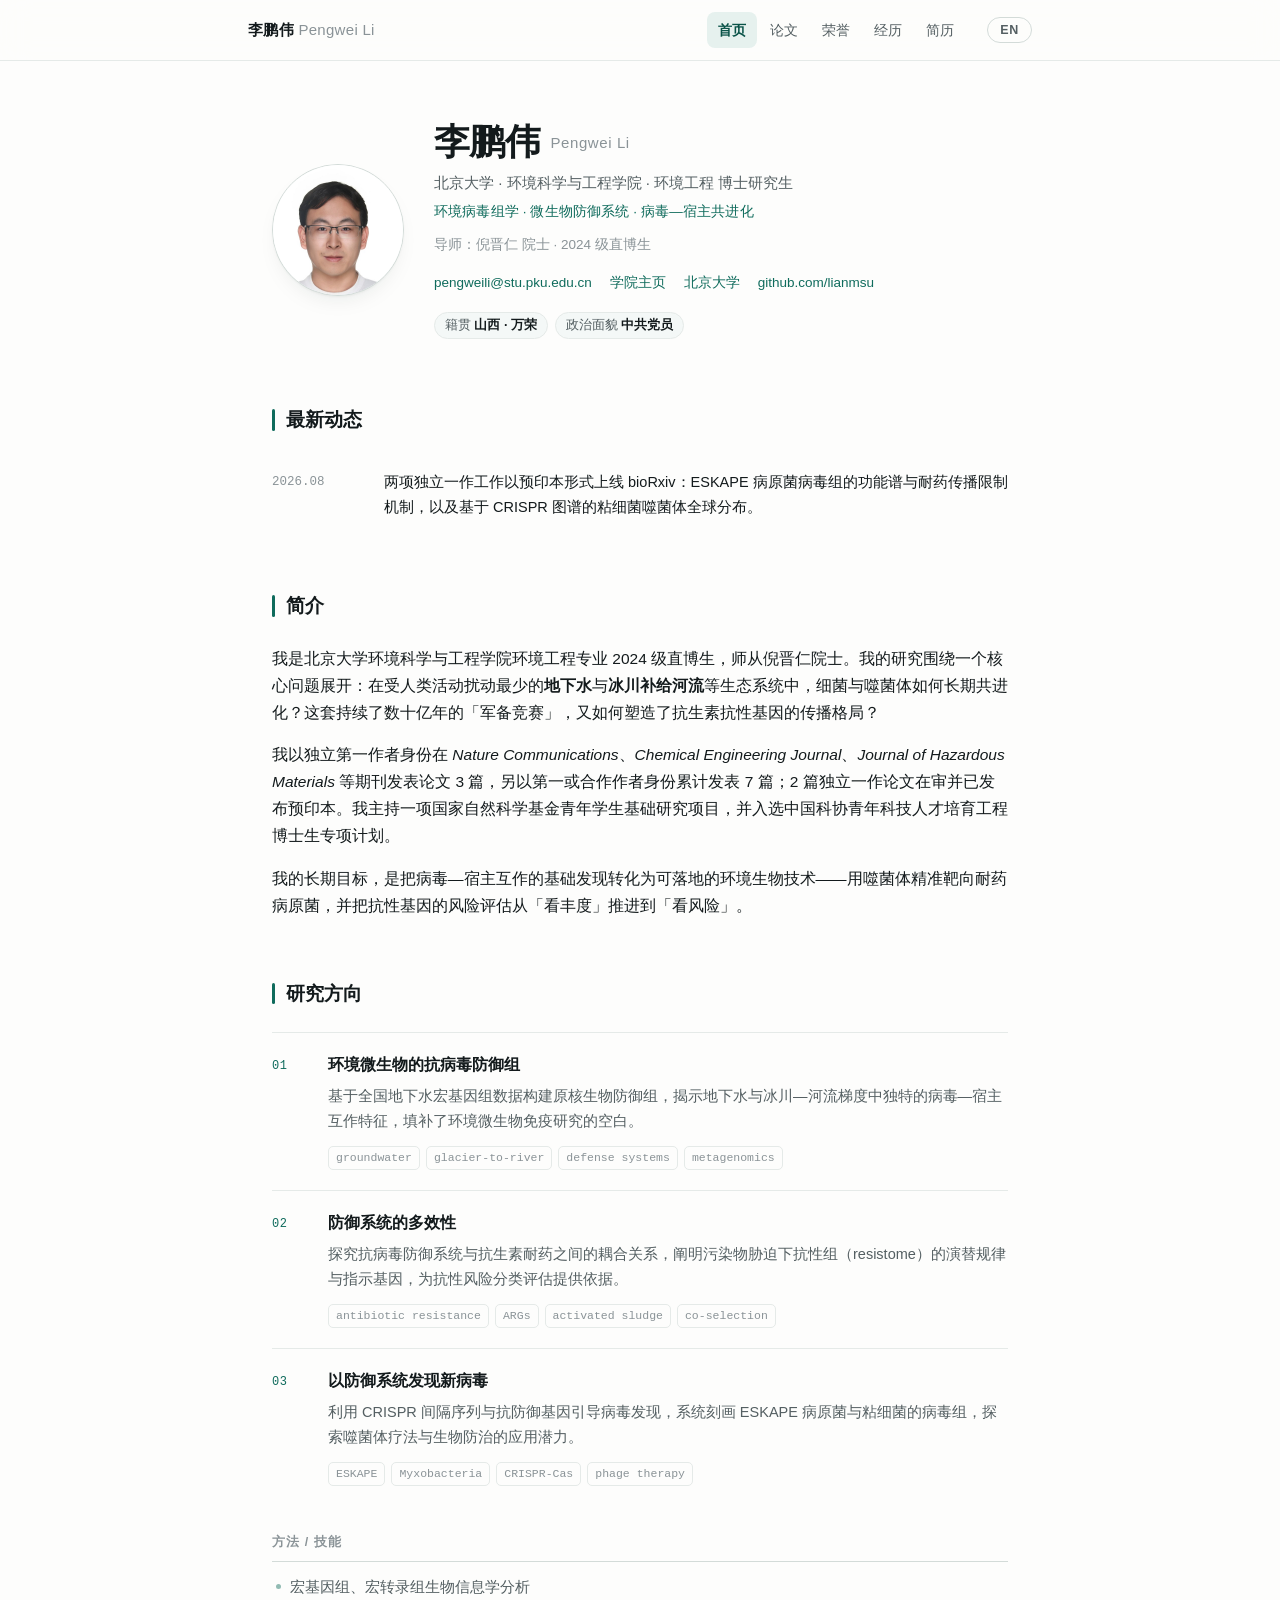
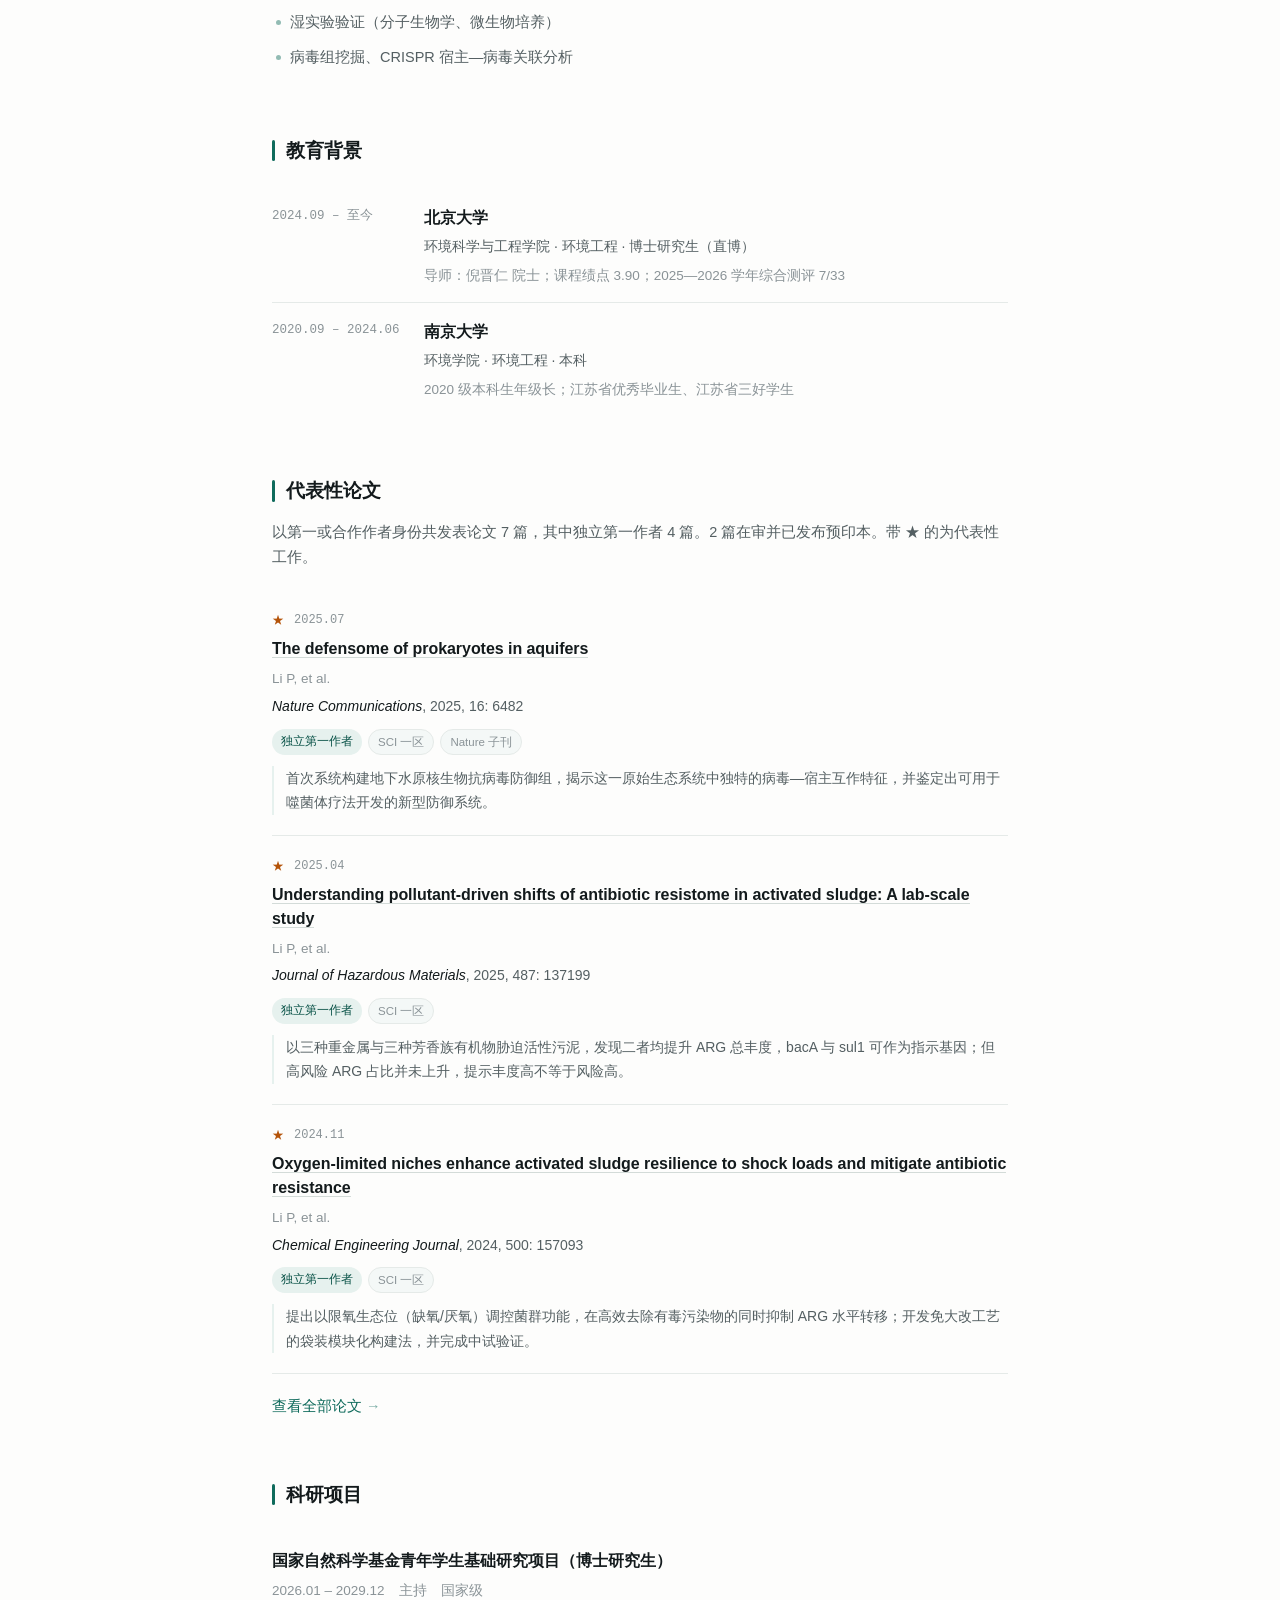
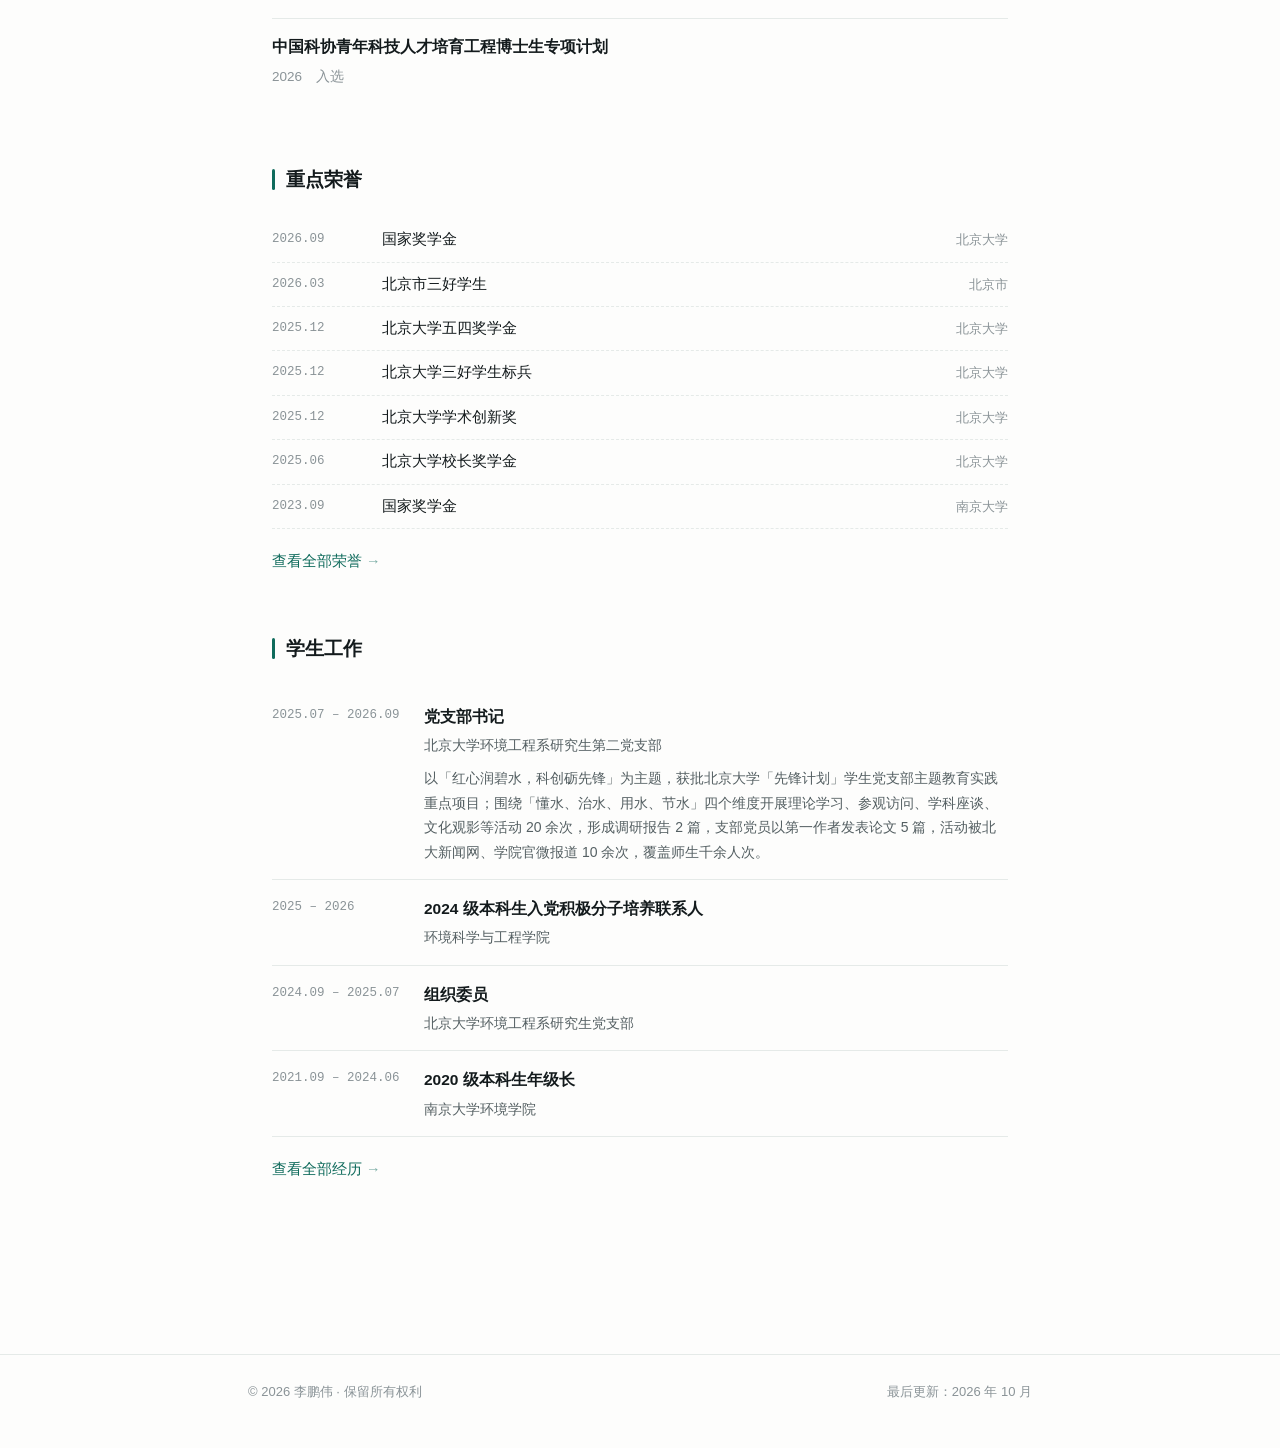
<file: index.html>
<!DOCTYPE html>
<html lang="zh-CN">
<head>
<meta charset="utf-8">
<meta name="viewport" content="width=device-width, initial-scale=1">
<title>李鹏伟 | 北京大学环境科学与工程学院</title>
<meta name="description" content="李鹏伟（Pengwei Li），北京大学环境科学与工程学院环境工程专业 2024 级直博生，师从倪晋仁院士。研究聚焦环境病毒组学、微生物抗病毒防御系统与病毒—宿主共进化，以第一作者在 Nature Communications 等期刊发表论文。">
<meta name="author" content="李鹏伟 Pengwei Li">
<meta name="keywords" content="李鹏伟,Pengwei Li,环境工程,北京大学,环境病毒组学,噬菌体,微生物防御系统,抗生素抗性基因,地下水">
<link rel="canonical" href="https://lianmsu.github.io/">

<meta property="og:type" content="profile">
<meta property="og:title" content="李鹏伟 | 北京大学环境科学与工程学院">
<meta property="og:description" content="环境微生物生态 · 病毒组学 · 微生物防御系统 · 病毒—宿主共进化">
<meta property="og:url" content="https://lianmsu.github.io/">
<meta property="og:image" content="https://lianmsu.github.io/assets/img/avatar.jpg">
<meta name="twitter:card" content="summary">

<link rel="icon" href="assets/img/favicon.svg" type="image/svg+xml">
<link rel="apple-touch-icon" href="assets/img/avatar.jpg">
<link rel="stylesheet" href="assets/css/style.css">

<script type="application/ld+json">
{
  "@context": "https://schema.org",
  "@type": "Person",
  "name": "李鹏伟",
  "alternateName": "Pengwei Li",
  "url": "https://lianmsu.github.io/",
  "image": "https://lianmsu.github.io/assets/img/avatar.jpg",
  "email": "mailto:pengweili@stu.pku.edu.cn",
  "jobTitle": "Ph.D. Student in Environmental Engineering",
  "affiliation": {
    "@type": "CollegeOrUniversity",
    "name": "Peking University",
    "department": "College of Environmental Sciences and Engineering"
  },
  "alumniOf": { "@type": "CollegeOrUniversity", "name": "Nanjing University" },
  "knowsAbout": ["Environmental Viromics", "Microbial Defense Systems", "Antibiotic Resistance Genes", "Phage Therapy", "Metagenomics"]
}
</script>
</head>
<body data-page="home">
<a class="skip-link" href="#main">跳到主要内容</a>

<div id="app"></div>

<noscript>
  <main style="max-width:780px;margin:0 auto;padding:40px 24px;font-family:system-ui,sans-serif;line-height:1.8">
    <h1 style="font-size:30px;margin:0 0 8px">李鹏伟 <span style="font-size:16px;color:#888">Pengwei Li</span></h1>
    <p style="margin:0 0 4px">北京大学 · 环境科学与工程学院 · 环境工程 博士研究生（2024 级直博）</p>
    <p style="margin:0 0 4px">环境病毒组学 · 微生物防御系统 · 病毒—宿主共进化</p>
    <p style="margin:0 0 4px">导师：倪晋仁 院士</p>
    <p style="margin:0 0 20px">邮箱：<a href="mailto:pengweili@stu.pku.edu.cn">pengweili@stu.pku.edu.cn</a></p>

    <h2 style="font-size:18px">代表性论文</h2>
    <ul>
      <li>Li P, et al. The defensome of prokaryotes in aquifers. <em>Nature Communications</em>, 2025, 16: 6482.（独立第一作者）</li>
      <li>Li P, et al. Understanding pollutant-driven shifts of antibiotic resistome in activated sludge. <em>Journal of Hazardous Materials</em>, 2025, 487: 137199.（独立第一作者）</li>
      <li>Li P, et al. Oxygen-limited niches enhance activated sludge resilience to shock loads and mitigate antibiotic resistance. <em>Chemical Engineering Journal</em>, 2024, 500: 157093.（独立第一作者）</li>
    </ul>

    <h2 style="font-size:18px">科研项目</h2>
    <ul>
      <li>国家自然科学基金青年学生基础研究项目（博士研究生），主持，2026.01–2029.12</li>
      <li>中国科协青年科技人才培育工程博士生专项计划</li>
    </ul>

    <h2 style="font-size:18px">荣誉奖励</h2>
    <ul>
      <li>北京市三好学生（2026.03）、国家奖学金（2026.09、2023.09）</li>
      <li>北京大学五四奖学金、三好学生标兵、学术创新奖、校长奖学金</li>
      <li>江苏省优秀毕业生、江苏省三好学生、南京大学栋梁奖学金特等奖</li>
    </ul>

    <p style="color:#888;font-size:14px;margin-top:28px">
      本页需要启用 JavaScript 才能显示完整内容。请打开浏览器的 JavaScript 后刷新。
    </p>
  </main>
</noscript>

<script src="data/site.js"></script>
<script src="data/publications.js"></script>
<script src="data/awards.js"></script>
<script src="assets/js/app.js"></script>
</body>
</html>
</file>
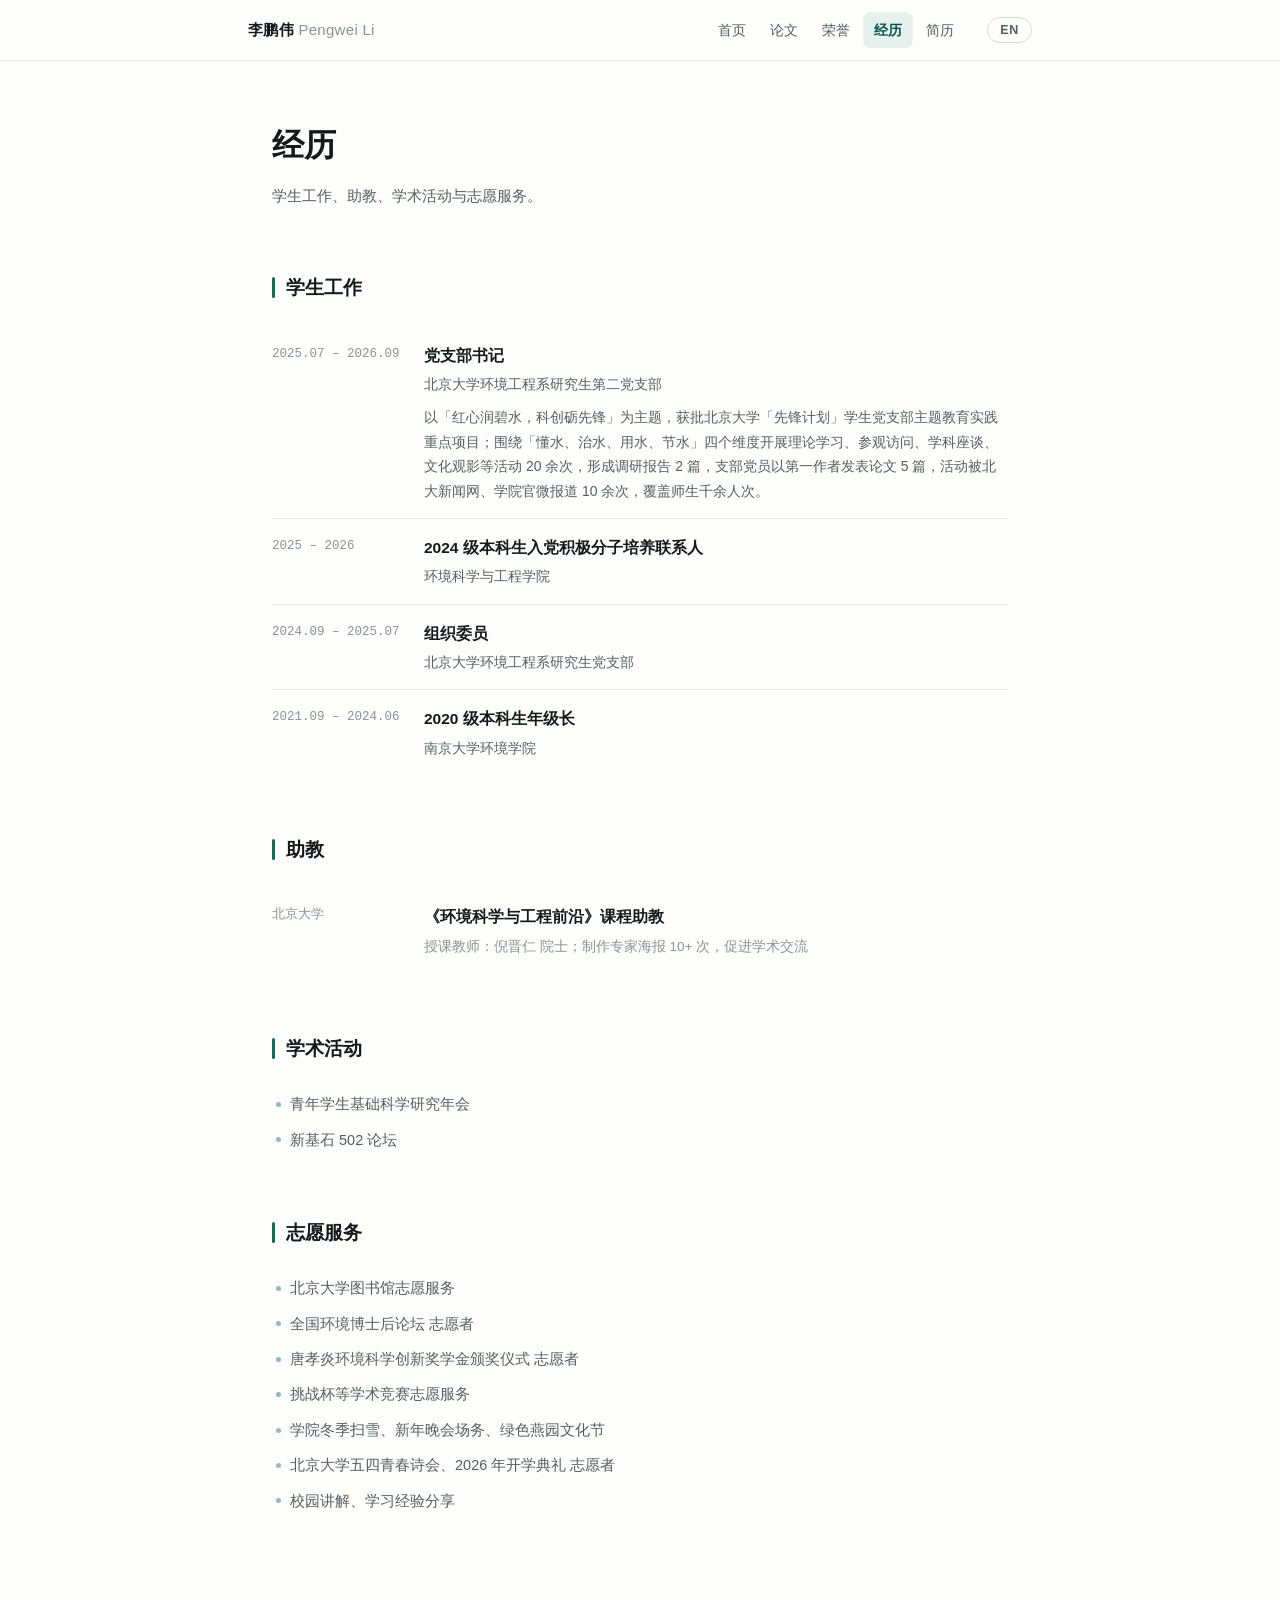
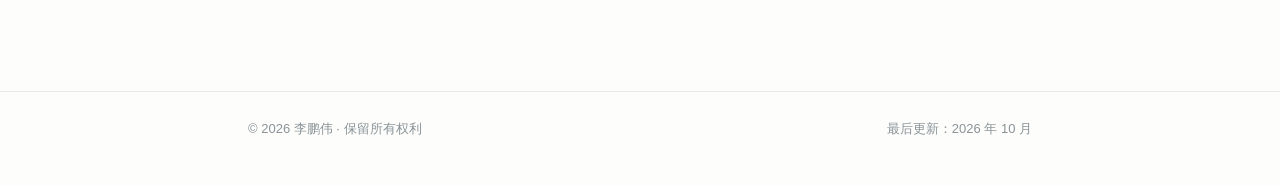
<file: activities.html>
<!DOCTYPE html>
<html lang="zh-CN">
<head>
<meta charset="utf-8">
<meta name="viewport" content="width=device-width, initial-scale=1">
<title>经历 | 李鹏伟</title>
<meta name="description" content="李鹏伟的学生工作、助教、学术活动与志愿服务经历：环境工程系研究生第二党支部书记、组织委员、南京大学环境学院 2020 级本科生年级长等。">
<link rel="canonical" href="https://lianmsu.github.io/activities.html">
<meta property="og:type" content="article">
<meta property="og:title" content="经历 | 李鹏伟">
<meta property="og:url" content="https://lianmsu.github.io/activities.html">
<link rel="icon" href="assets/img/favicon.svg" type="image/svg+xml">
<link rel="stylesheet" href="assets/css/style.css">
</head>
<body data-page="activities">
<a class="skip-link" href="#main">跳到主要内容</a>

<div id="app"></div>

<noscript>
  <main style="max-width:780px;margin:0 auto;padding:40px 24px;font-family:system-ui,sans-serif;line-height:1.8">
    <h1>经历</h1>
    <h2>学生工作</h2>
    <ul>
      <li>2025.07–2026.09　北京大学环境工程系研究生第二党支部　党支部书记</li>
      <li>2024.09–2025.07　北京大学环境工程系研究生党支部　组织委员</li>
      <li>2021.09–2024.06　南京大学环境学院　2020 级本科生年级长</li>
    </ul>
    <h2>助教</h2>
    <ul><li>《环境科学与工程前沿》课程助教（授课教师：倪晋仁 院士）</li></ul>
    <h2>志愿服务</h2>
    <ul>
      <li>北京大学图书馆、五四青春诗会、2026 年开学典礼志愿者</li>
      <li>全国环境博士后论坛、唐孝炎环境科学创新奖学金颁奖仪式志愿者</li>
    </ul>
  </main>
</noscript>

<script src="data/site.js"></script>
<script src="data/publications.js"></script>
<script src="data/awards.js"></script>
<script src="assets/js/app.js"></script>
</body>
</html>
</file>
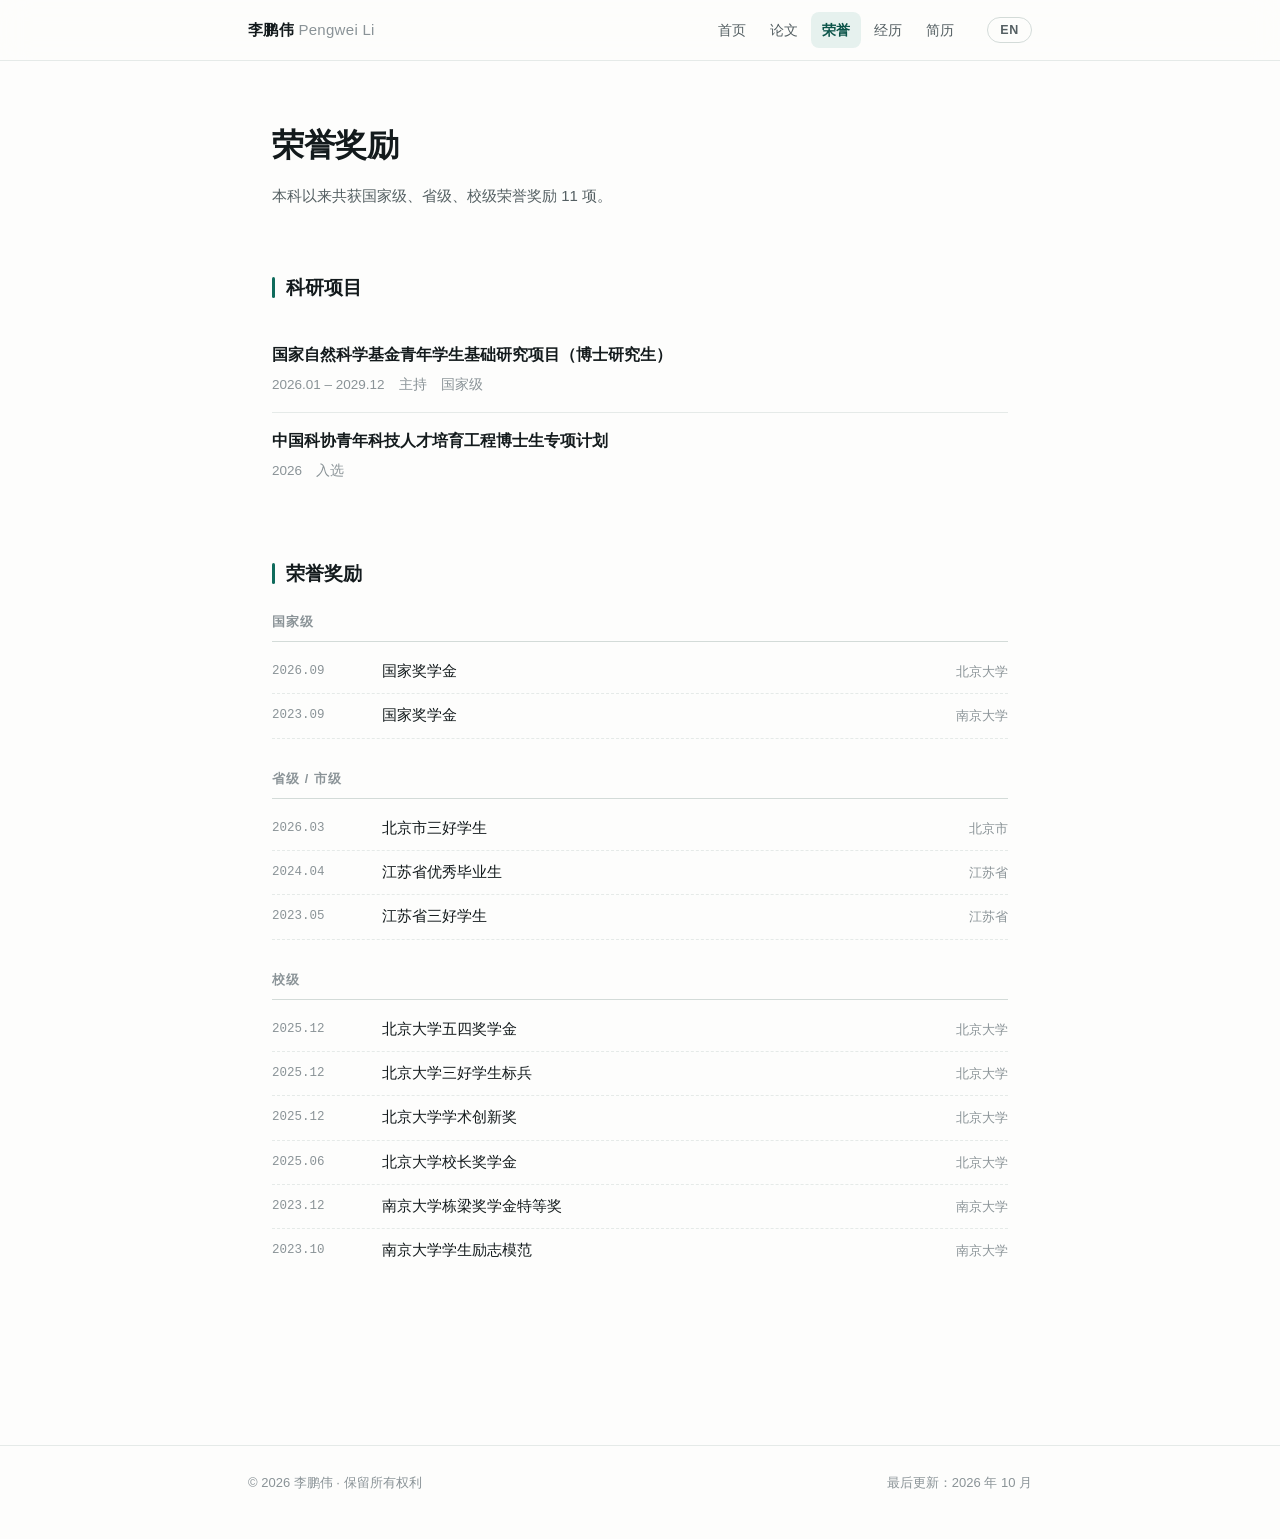
<file: awards.html>
<!DOCTYPE html>
<html lang="zh-CN">
<head>
<meta charset="utf-8">
<meta name="viewport" content="width=device-width, initial-scale=1">
<title>荣誉奖励 | 李鹏伟</title>
<meta name="description" content="李鹏伟的科研项目与荣誉奖励：国家自然科学基金青年学生基础研究项目、中国科协青年科技人才培育工程博士生专项计划、北京市三好学生、国家奖学金、北京大学五四奖学金与校长奖学金等。">
<link rel="canonical" href="https://lianmsu.github.io/awards.html">
<meta property="og:type" content="article">
<meta property="og:title" content="荣誉奖励 | 李鹏伟">
<meta property="og:url" content="https://lianmsu.github.io/awards.html">
<link rel="icon" href="assets/img/favicon.svg" type="image/svg+xml">
<link rel="stylesheet" href="assets/css/style.css">
</head>
<body data-page="awards">
<a class="skip-link" href="#main">跳到主要内容</a>

<div id="app"></div>

<noscript>
  <main style="max-width:780px;margin:0 auto;padding:40px 24px;font-family:system-ui,sans-serif;line-height:1.8">
    <h1>荣誉奖励</h1>
    <h2>科研项目</h2>
    <ul>
      <li>国家自然科学基金青年学生基础研究项目（博士研究生），主持，2026.01–2029.12</li>
      <li>中国科协青年科技人才培育工程博士生专项计划，2026</li>
    </ul>
    <h2>荣誉</h2>
    <ul>
      <li>国家奖学金（2023.09，南京大学）</li>
      <li>北京市三好学生（2026.03）、江苏省优秀毕业生（2024.04）、江苏省三好学生（2023.05）</li>
      <li>北京大学五四奖学金、三好学生标兵、学术创新奖（2025.12）、校长奖学金（2025.06）</li>
      <li>南京大学栋梁奖学金特等奖（2023.12）、学生励志模范（2023.10）</li>
    </ul>
  </main>
</noscript>

<script src="data/site.js"></script>
<script src="data/publications.js"></script>
<script src="data/awards.js"></script>
<script src="assets/js/app.js"></script>
</body>
</html>
</file>
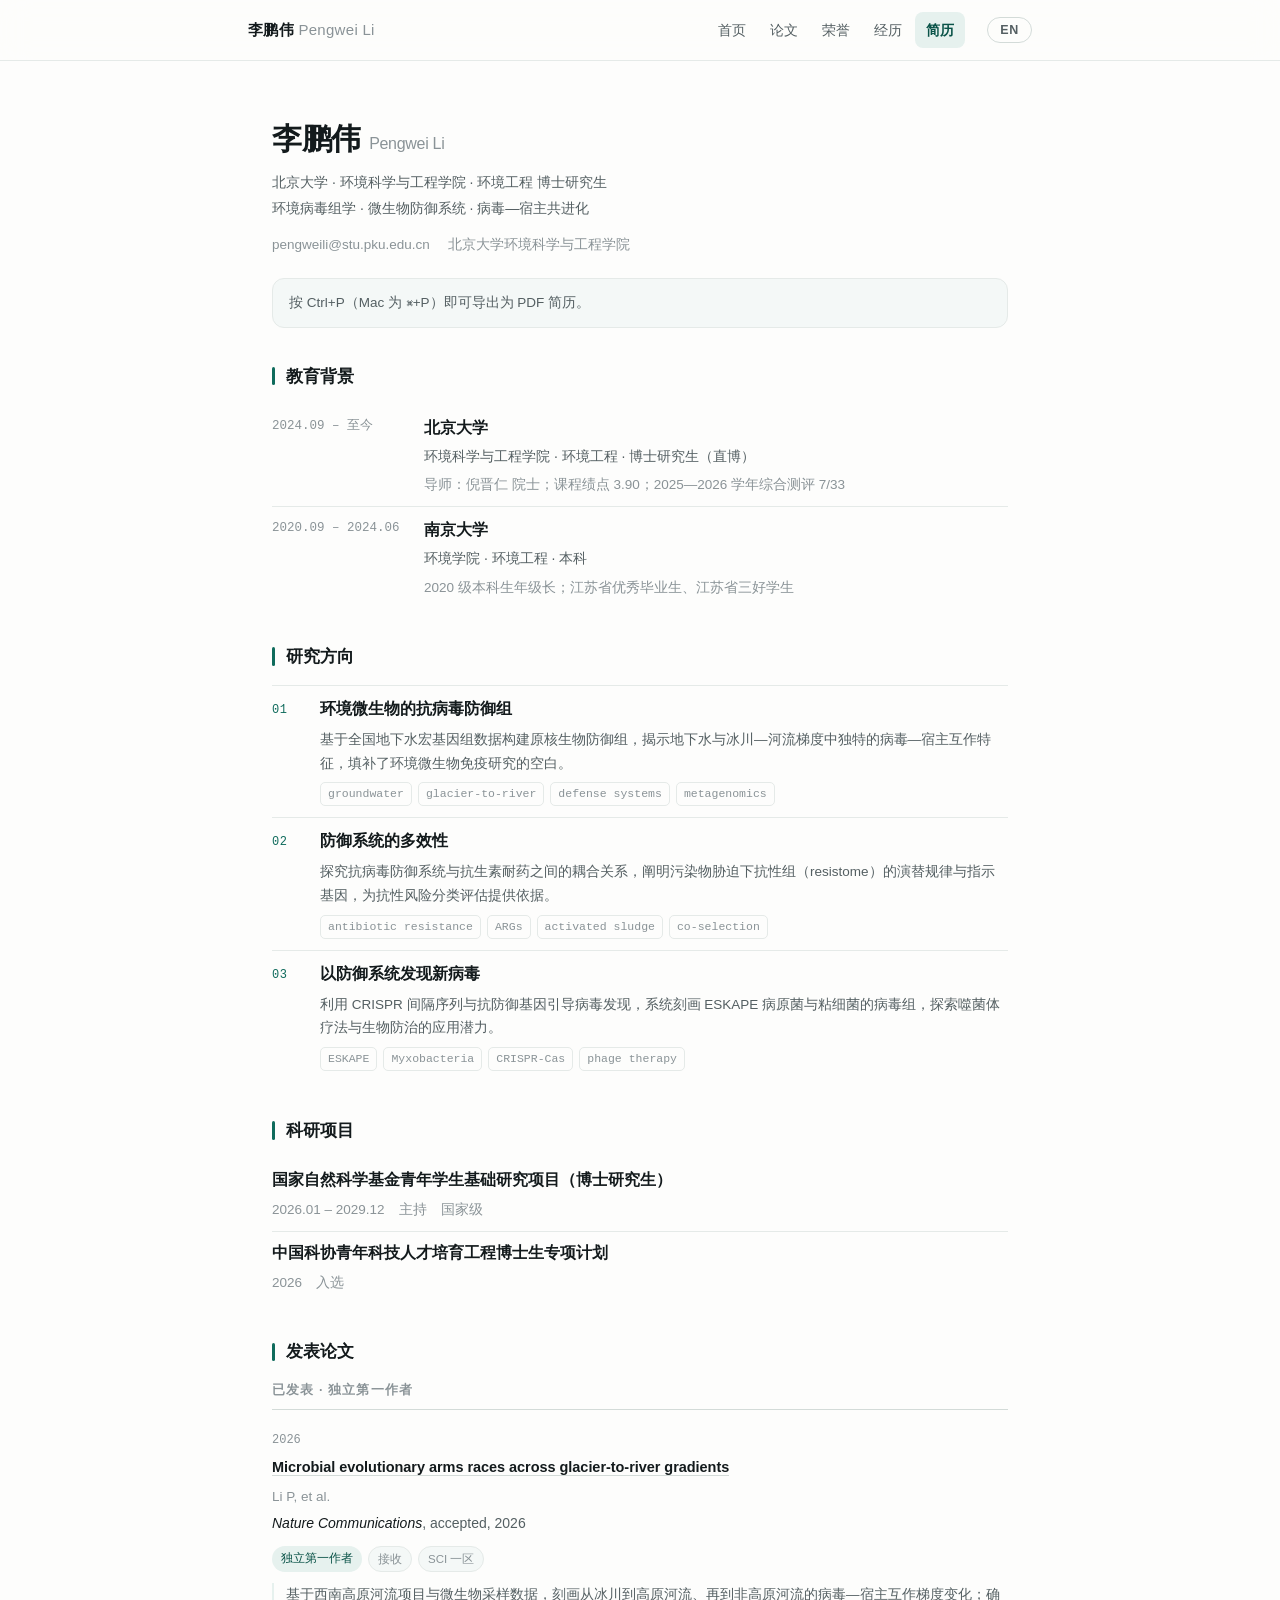
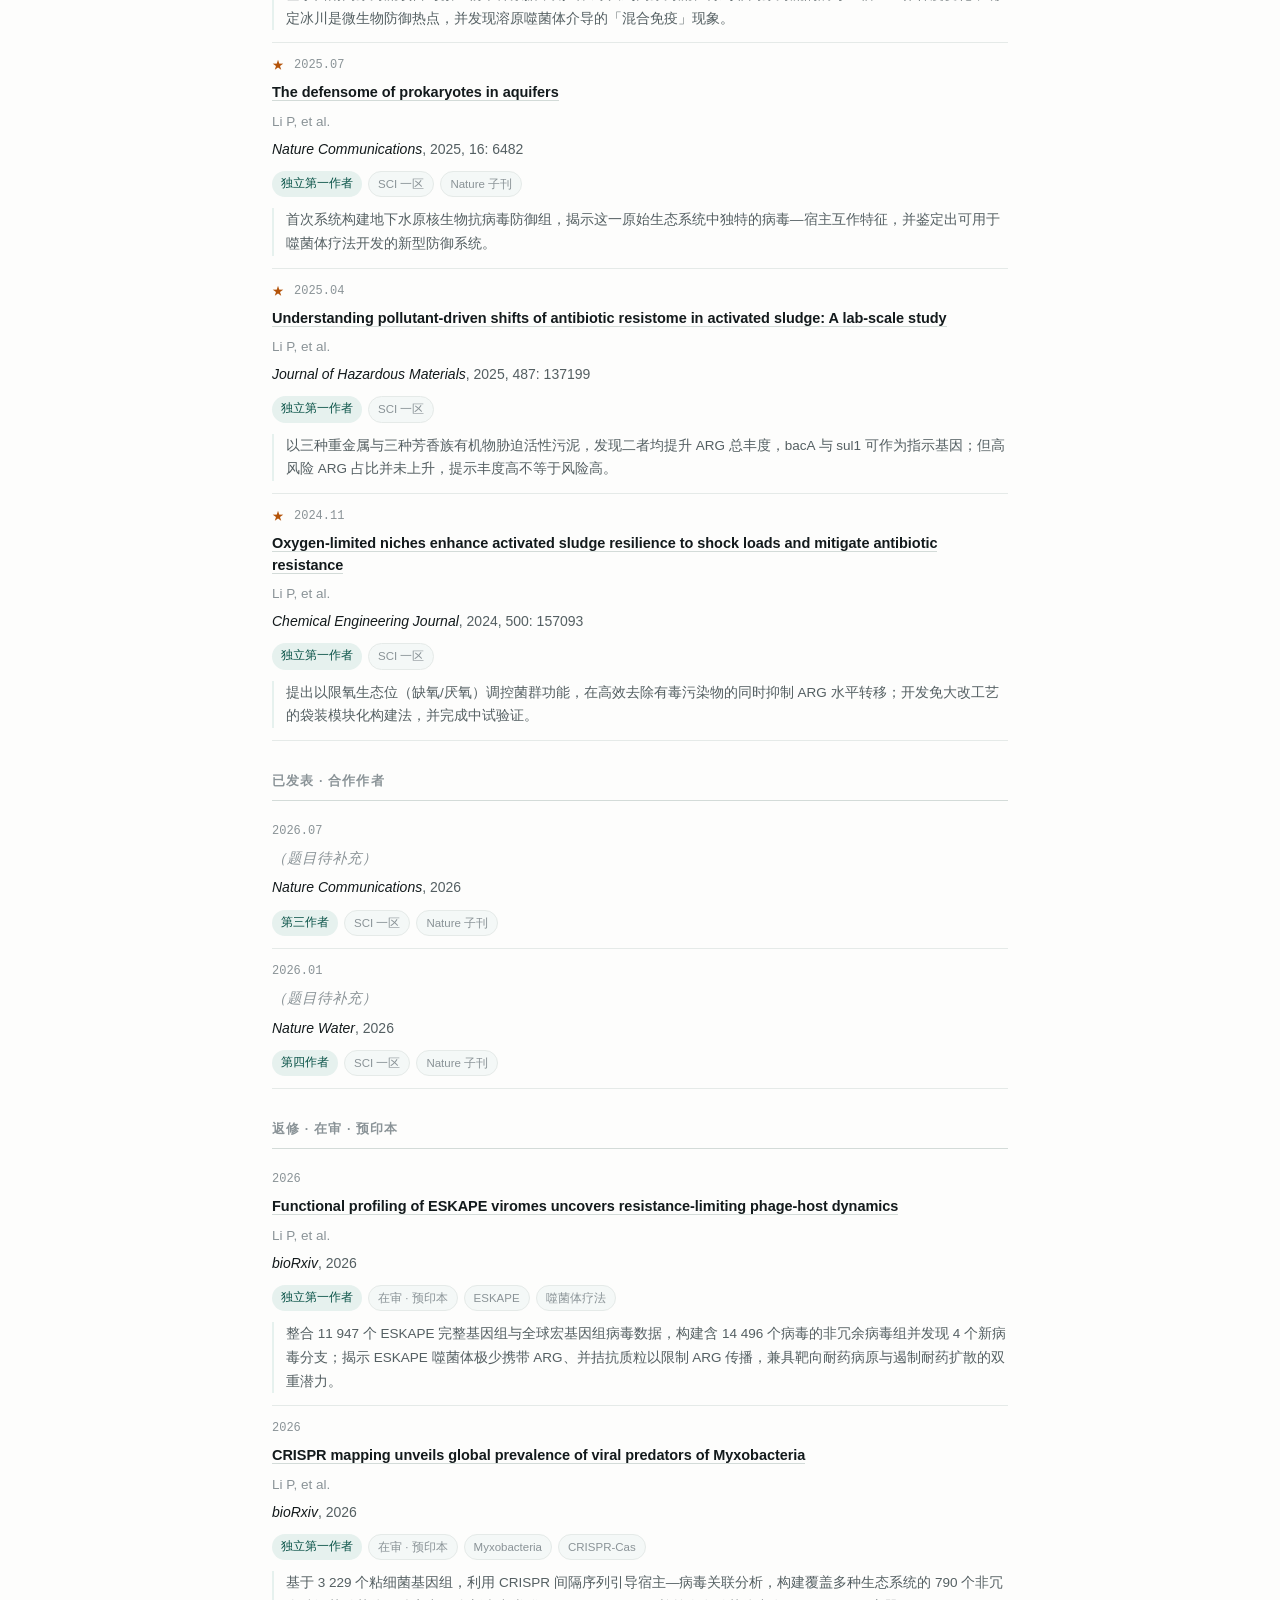
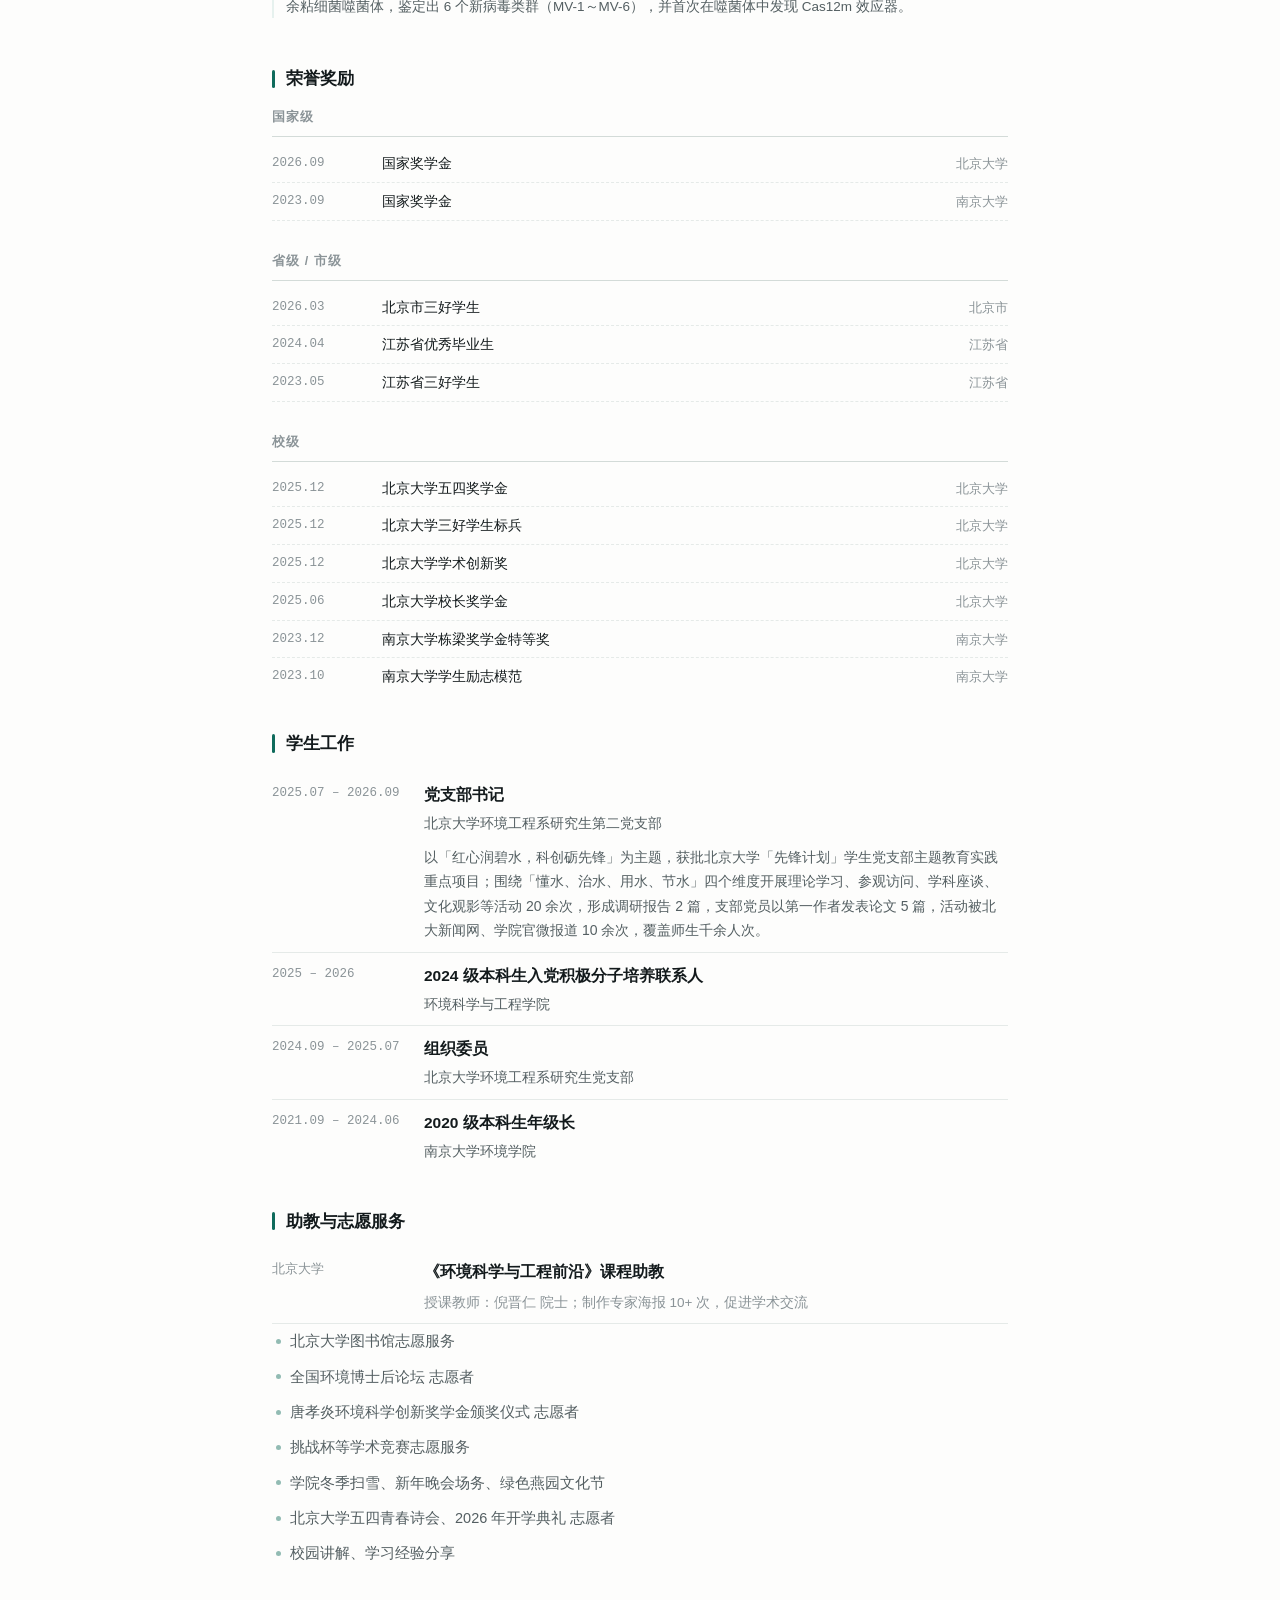
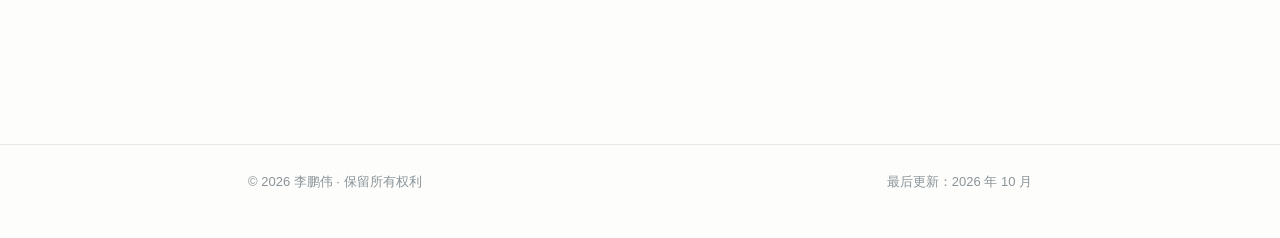
<file: cv.html>
<!DOCTYPE html>
<html lang="zh-CN">
<head>
<meta charset="utf-8">
<meta name="viewport" content="width=device-width, initial-scale=1">
<title>简历 | 李鹏伟</title>
<meta name="description" content="李鹏伟的完整简历：教育背景、研究方向、科研项目、发表论文、荣誉奖励、学生工作与志愿服务。可按 Ctrl+P 直接导出 PDF。">
<link rel="canonical" href="https://lianmsu.github.io/cv.html">
<meta property="og:type" content="article">
<meta property="og:title" content="简历 | 李鹏伟">
<meta property="og:url" content="https://lianmsu.github.io/cv.html">
<link rel="icon" href="assets/img/favicon.svg" type="image/svg+xml">
<link rel="stylesheet" href="assets/css/style.css">
</head>
<body data-page="cv">
<a class="skip-link" href="#main">跳到主要内容</a>

<div id="app"></div>

<noscript>
  <main style="max-width:780px;margin:0 auto;padding:40px 24px;font-family:system-ui,sans-serif;line-height:1.8">
    <h1>李鹏伟 Pengwei Li</h1>
    <p>北京大学环境科学与工程学院 · 环境工程 · 2024 级直博生<br>
       环境病毒组学 · 微生物防御系统 · 病毒—宿主共进化<br>
       pengweili@stu.pku.edu.cn</p>
    <h2>教育背景</h2>
    <ul>
      <li>2024.09–至今　北京大学 环境科学与工程学院，环境工程，博士研究生（直博），导师：倪晋仁 院士</li>
      <li>2020.09–2024.06　南京大学 环境学院，环境工程，本科</li>
    </ul>
    <h2>科研项目</h2>
    <ul>
      <li>国家自然科学基金青年学生基础研究项目（博士研究生），主持，2026.01–2029.12</li>
      <li>中国科协青年科技人才培育工程博士生专项计划，2026</li>
    </ul>
    <h2>代表论文</h2>
    <ul>
      <li>The defensome of prokaryotes in aquifers. Nature Communications, 2025, 16: 6482.（独立第一作者）</li>
      <li>Understanding pollutant-driven shifts of antibiotic resistome in activated sludge. Journal of Hazardous Materials, 2025, 487: 137199.（独立第一作者）</li>
      <li>Oxygen-limited niches enhance activated sludge resilience to shock loads and mitigate antibiotic resistance. Chemical Engineering Journal, 2024, 500: 157093.（独立第一作者）</li>
    </ul>
  </main>
</noscript>

<script src="data/site.js"></script>
<script src="data/publications.js"></script>
<script src="data/awards.js"></script>
<script src="assets/js/app.js"></script>
</body>
</html>
</file>
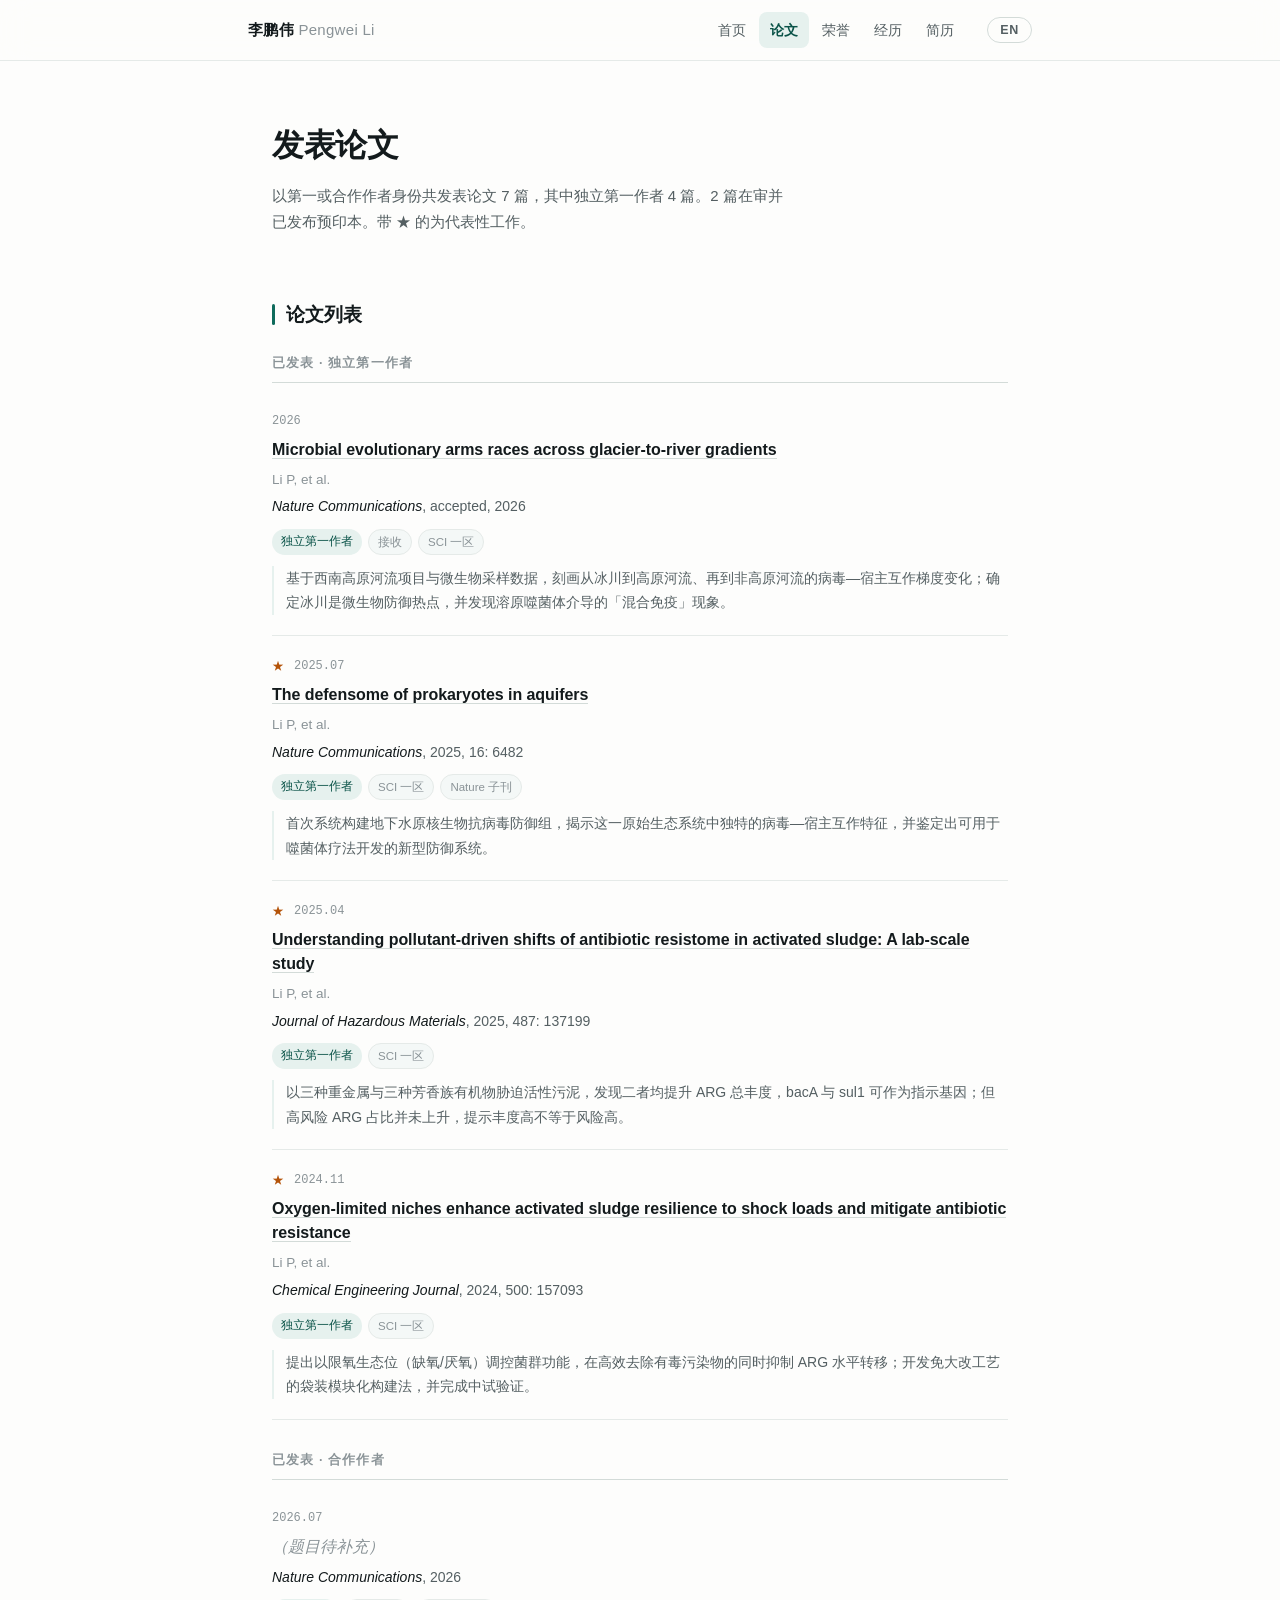
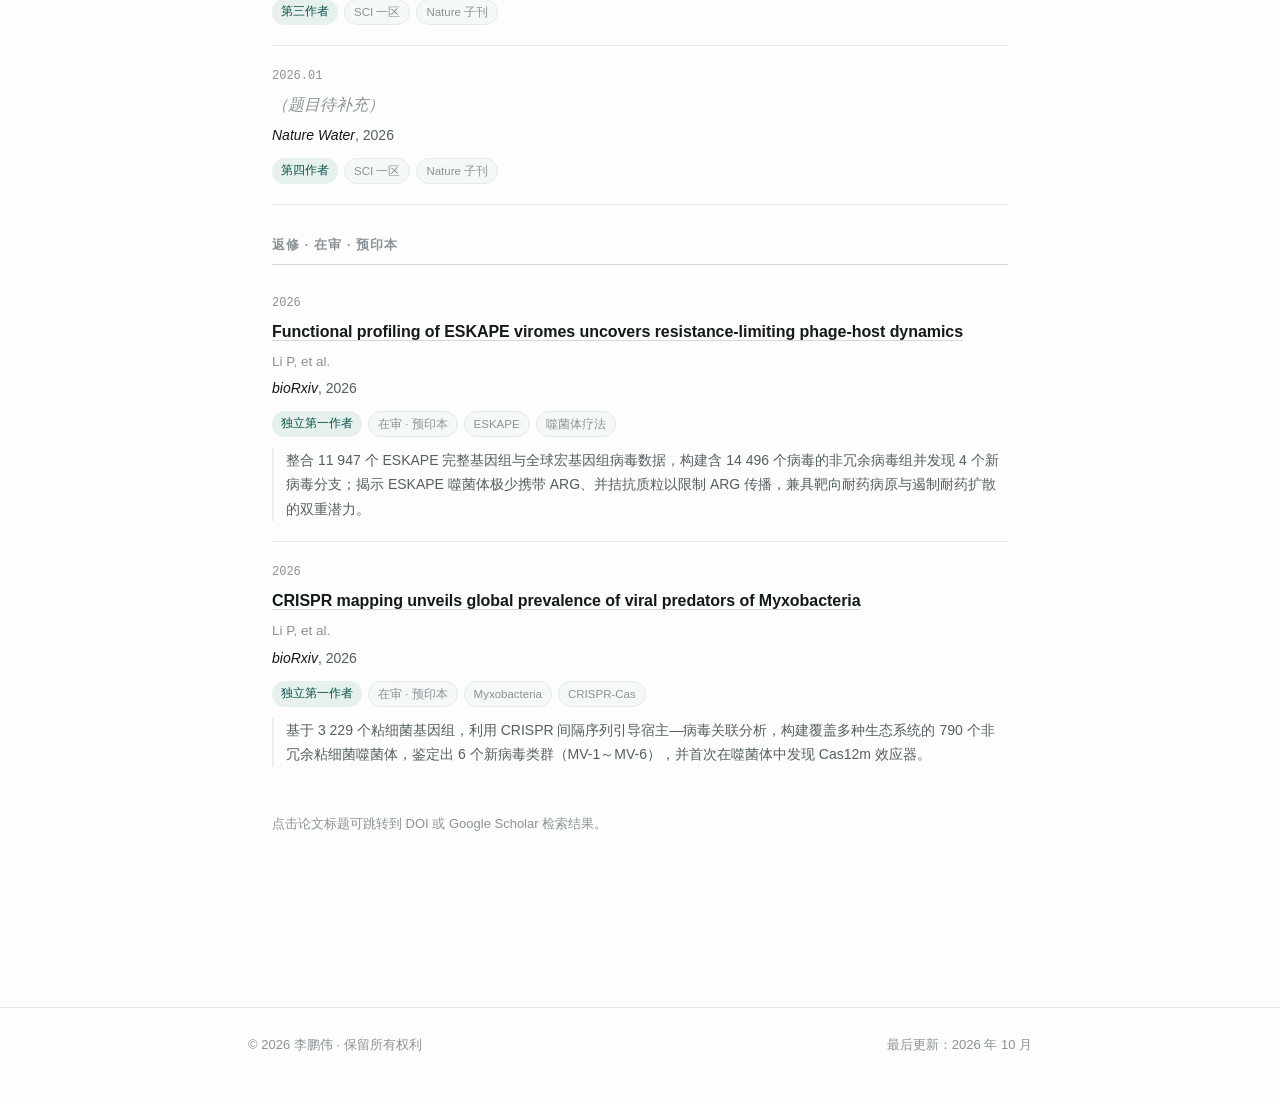
<file: publications.html>
<!DOCTYPE html>
<html lang="zh-CN">
<head>
<meta charset="utf-8">
<meta name="viewport" content="width=device-width, initial-scale=1">
<title>论文 | 李鹏伟</title>
<meta name="description" content="李鹏伟的发表论文列表：以独立第一作者在 Nature Communications、Chemical Engineering Journal、Journal of Hazardous Materials 等期刊发表论文，另有返修、在审与预印本工作。">
<link rel="canonical" href="https://lianmsu.github.io/publications.html">
<meta property="og:type" content="article">
<meta property="og:title" content="论文 | 李鹏伟">
<meta property="og:url" content="https://lianmsu.github.io/publications.html">
<link rel="icon" href="assets/img/favicon.svg" type="image/svg+xml">
<link rel="stylesheet" href="assets/css/style.css">
</head>
<body data-page="publications">
<a class="skip-link" href="#main">跳到主要内容</a>

<div id="app"></div>

<noscript>
  <main style="max-width:780px;margin:0 auto;padding:40px 24px;font-family:system-ui,sans-serif;line-height:1.8">
    <h1>发表论文</h1>
    <ul>
      <li>Li P, et al. The defensome of prokaryotes in aquifers. <em>Nature Communications</em>, 2025, 16: 6482.</li>
      <li>Li P, et al. Understanding pollutant-driven shifts of antibiotic resistome in activated sludge. <em>Journal of Hazardous Materials</em>, 2025, 487: 137199.</li>
      <li>Li P, et al. Oxygen-limited niches enhance activated sludge resilience to shock loads and mitigate antibiotic resistance. <em>Chemical Engineering Journal</em>, 2024, 500: 157093.</li>
      <li>Li P, et al. Microbial evolutionary arms races across glacier-to-river gradients. <em>Nature Communications</em>, under revision, 2026.</li>
      <li>Li P, et al. Functional profiling of ESKAPE viromes uncovers resistance-limiting phage-host dynamics. <em>bioRxiv</em>, 2026.</li>
      <li>Li P, et al. CRISPR mapping unveils global prevalence of viral predators of Myxobacteria. <em>bioRxiv</em>, 2026.</li>
    </ul>
  </main>
</noscript>

<script src="data/site.js"></script>
<script src="data/publications.js"></script>
<script src="data/awards.js"></script>
<script src="assets/js/app.js"></script>
</body>
</html>
</file>
<file: assets/css/style.css>
/* ==========================================================================
   李鹏伟 · 个人主页  样式表
   只改内容的话不用动这个文件；想换主色，改下面 --accent 两个值即可。
   ========================================================================== */

:root {
  --wrap: 784px;
  --header-wrap: 832px;

  --font-sans: -apple-system, BlinkMacSystemFont, "Segoe UI", "PingFang SC",
    "Hiragino Sans GB", "Microsoft YaHei", "Source Han Sans SC", "Noto Sans SC",
    "Helvetica Neue", Arial, sans-serif;
  --font-mono: ui-monospace, SFMono-Regular, "SF Mono", Menlo, Consolas,
    "Liberation Mono", monospace;

  --bg: #fdfdfc;
  --bg-soft: #f4f8f7;
  --bg-elev: #ffffff;
  --text: #131a1c;
  --text-2: #545f62;
  --text-3: #8a9397;
  --line: #e5eae8;
  --line-strong: #d3dbd8;

  --accent: #0f6b5c;
  --accent-deep: #0a5348;
  --accent-soft: #e6f1ee;
  --star: #b45309;

  --shadow: 0 1px 2px rgba(15, 40, 34, .04), 0 10px 28px -16px rgba(15, 40, 34, .18);
  --radius: 12px;
}

@media (prefers-color-scheme: dark) {
  :root {
    --bg: #0e1413;
    --bg-soft: #161e1d;
    --bg-elev: #131a19;
    --text: #e8eeec;
    --text-2: #9dadaa;
    --text-3: #6b7b78;
    --line: #232e2c;
    --line-strong: #34413e;

    --accent: #54cfb4;
    --accent-deep: #7de3cb;
    --accent-soft: #14231f;
    --star: #e0a458;

    --shadow: 0 1px 2px rgba(0, 0, 0, .3), 0 10px 28px -16px rgba(0, 0, 0, .6);
  }
}

/* ---------- 基础 ---------- */
*, *::before, *::after { box-sizing: border-box; }

html { scroll-behavior: smooth; -webkit-text-size-adjust: 100%; }

body {
  margin: 0;
  font-family: var(--font-sans);
  font-size: 16px;
  line-height: 1.75;
  color: var(--text);
  background: var(--bg);
  -webkit-font-smoothing: antialiased;
  -moz-osx-font-smoothing: grayscale;
  font-feature-settings: "kern" 1;
}

a { color: var(--accent); text-decoration: none; }
a:hover { color: var(--accent-deep); }

::selection { background: var(--accent-soft); color: var(--accent-deep); }

:focus-visible {
  outline: 2px solid var(--accent);
  outline-offset: 3px;
  border-radius: 4px;
}

.skip-link {
  position: absolute; left: -9999px; top: 0; z-index: 100;
  background: var(--accent); color: #fff; padding: 10px 16px; border-radius: 0 0 8px 0;
}
.skip-link:focus { left: 0; }

/* ---------- 顶栏 ---------- */
.site-header {
  position: sticky;
  top: 0;
  z-index: 50;
  background: var(--bg);
  background: color-mix(in srgb, var(--bg) 78%, transparent);
  -webkit-backdrop-filter: saturate(180%) blur(14px);
  backdrop-filter: saturate(180%) blur(14px);
  border-bottom: 1px solid var(--line);
}

.header-inner {
  max-width: var(--header-wrap);
  margin: 0 auto;
  padding: 0 24px;
  height: 60px;
  display: flex;
  align-items: center;
  gap: 16px;
}

.brand {
  font-size: 15px;
  font-weight: 650;
  letter-spacing: .02em;
  color: var(--text);
  white-space: nowrap;
}
.brand:hover { color: var(--accent); }
.brand span { color: var(--text-3); font-weight: 400; }

.nav {
  margin-left: auto;
  display: flex;
  align-items: center;
  gap: 2px;
  min-width: 0;
  overflow-x: auto;
  scrollbar-width: none;
}
.nav::-webkit-scrollbar { display: none; }

.nav a {
  padding: 6px 11px;
  border-radius: 8px;
  font-size: 14px;
  color: var(--text-2);
  white-space: nowrap;
  transition: background .16s ease, color .16s ease;
}
.nav a:hover { background: var(--bg-soft); color: var(--text); }
.nav a[aria-current="page"] {
  color: var(--accent-deep);
  background: var(--accent-soft);
  font-weight: 600;
}

.lang-btn {
  flex: none;
  margin-left: 6px;
  padding: 5px 12px;
  font-family: var(--font-sans);
  font-size: 12.5px;
  font-weight: 600;
  letter-spacing: .06em;
  color: var(--text-2);
  background: transparent;
  border: 1px solid var(--line-strong);
  border-radius: 999px;
  cursor: pointer;
  transition: all .16s ease;
}
.lang-btn:hover {
  color: var(--accent-deep);
  border-color: var(--accent);
  background: var(--accent-soft);
}

/* ---------- 版心 ---------- */
.wrap {
  max-width: var(--wrap);
  margin: 0 auto;
  padding: 0 24px 96px;
}

/* ---------- 首页头部 ---------- */
.hero {
  display: grid;
  grid-template-columns: 132px minmax(0, 1fr);
  gap: 30px;
  align-items: center;
  padding: 60px 0 6px;
}

.hero__photo {
  width: 132px;
  height: 132px;
  border-radius: 50%;
  object-fit: cover;
  object-position: center 22%;
  border: 1px solid var(--line-strong);
  box-shadow: var(--shadow);
  background: var(--bg-soft);
}

.hero__name {
  margin: 0 0 8px;
  font-size: clamp(28px, 5vw, 36px);
  font-weight: 660;
  line-height: 1.15;
  letter-spacing: -.015em;
}
.hero__name small {
  display: inline-block;
  margin-left: 10px;
  font-size: 15px;
  font-weight: 400;
  letter-spacing: .04em;
  color: var(--text-3);
  vertical-align: 6px;
}

.hero__headline { margin: 0 0 3px; font-size: 15px; color: var(--text-2); }
.hero__subhead { margin: 0 0 10px; font-size: 13.5px; color: var(--accent); letter-spacing: .01em; }
.hero__advisor { margin: 0; font-size: 13.5px; color: var(--text-3); }

.hero__links {
  display: flex;
  flex-wrap: wrap;
  gap: 4px 18px;
  margin-top: 14px;
  font-size: 13.5px;
}
.hero__links a { border-bottom: 1px solid transparent; transition: border-color .16s ease; }
.hero__links a:hover { border-bottom-color: currentColor; }

.facts { display: flex; flex-wrap: wrap; gap: 7px; margin-top: 16px; }
.fact {
  padding: 2px 10px;
  font-size: 12.5px;
  color: var(--text-2);
  background: var(--bg-soft);
  border: 1px solid var(--line);
  border-radius: 999px;
  white-space: nowrap;
}
.fact b { color: var(--text); font-weight: 600; }

/* ---------- 内页标题 ---------- */
.page-head { padding: 56px 0 4px; }
.page-head__title {
  margin: 0 0 10px;
  font-size: clamp(26px, 4.4vw, 32px);
  font-weight: 660;
  letter-spacing: -.015em;
}
.page-head__lead { margin: 0; font-size: 15px; color: var(--text-2); max-width: 62ch; }

.note {
  margin: 26px 0 0;
  font-size: 13px;
  color: var(--text-3);
}

.more { margin: 20px 0 0; font-size: 14.5px; font-weight: 500; }
.more a::after { content: " →"; opacity: .55; }

/* ---------- 段落区块 ---------- */
.section { margin-top: 58px; }

.section__title {
  position: relative;
  margin: 0 0 22px;
  padding-left: 14px;
  font-size: 19px;
  font-weight: 650;
  letter-spacing: -.005em;
}
.section__title::before {
  content: "";
  position: absolute;
  left: 0;
  top: .32em;
  bottom: .32em;
  width: 3px;
  border-radius: 2px;
  background: var(--accent);
}

.section__lead {
  margin: -10px 0 20px;
  font-size: 14.5px;
  color: var(--text-2);
}

.group-title {
  margin: 30px 0 8px;
  padding-bottom: 7px;
  font-size: 12.5px;
  font-weight: 600;
  letter-spacing: .09em;
  color: var(--text-3);
  border-bottom: 1px solid var(--line-strong);
}
.group-title:first-of-type { margin-top: 0; }

/* ---------- 简介 ---------- */
.prose p { margin: 0 0 15px; font-size: 15.5px; }
.prose p:last-child { margin-bottom: 0; }
.prose strong { font-weight: 600; color: var(--text); }
.prose em { font-style: italic; color: var(--text); }

/* ---------- 动态 ---------- */
.news { margin: 0; padding: 0; list-style: none; }
.news li {
  display: grid;
  grid-template-columns: 96px minmax(0, 1fr);
  gap: 16px;
  padding: 11px 0;
  font-size: 14.5px;
  border-bottom: 1px dashed var(--line);
}
.news li:last-child { border-bottom: 0; }
.news__date {
  padding-top: 2px;
  font-family: var(--font-mono);
  font-size: 12.5px;
  color: var(--text-3);
}

/* ---------- 研究方向 ---------- */
.interest {
  display: grid;
  grid-template-columns: 42px minmax(0, 1fr);
  gap: 14px;
  padding: 20px 0;
  border-top: 1px solid var(--line);
}
.interest:first-child { padding-top: 0; border-top: 0; }
.interest__no {
  padding-top: 3px;
  font-family: var(--font-mono);
  font-size: 12px;
  color: var(--accent);
  letter-spacing: .04em;
}
.interest__title { margin: 0 0 7px; font-size: 16px; font-weight: 620; line-height: 1.5; }
.interest__desc { margin: 0 0 11px; font-size: 14.5px; color: var(--text-2); }

.tags { display: flex; flex-wrap: wrap; gap: 6px; }
.tag {
  padding: 1px 7px;
  font-family: var(--font-mono);
  font-size: 11.5px;
  color: var(--text-3);
  border: 1px solid var(--line);
  border-radius: 5px;
}

/* ---------- 时间线条目 ---------- */
.entry {
  display: grid;
  grid-template-columns: 136px minmax(0, 1fr);
  gap: 16px;
  padding: 15px 0;
  border-bottom: 1px solid var(--line);
}
.entry:last-child { border-bottom: 0; }
.entry__time {
  padding-top: 3px;
  font-family: var(--font-mono);
  font-size: 12.5px;
  line-height: 1.55;
  color: var(--text-3);
}
.entry__title { margin: 0 0 3px; font-size: 15.5px; font-weight: 620; }
.entry__meta { margin: 0; font-size: 14px; color: var(--text-2); }
.entry__note { margin: 5px 0 0; font-size: 13.5px; color: var(--text-3); }
.entry__detail { margin: 9px 0 0; font-size: 14px; color: var(--text-2); }

/* ---------- 论文 ---------- */
.pub { padding: 20px 0; border-bottom: 1px solid var(--line); }
.pub:last-child { border-bottom: 0; }
.pub:first-child { padding-top: 0; }

.pub__head { display: flex; align-items: center; gap: 10px; flex-wrap: wrap; margin-bottom: 6px; }
.pub__date {
  font-family: var(--font-mono);
  font-size: 12px;
  color: var(--text-3);
}
.pub__star { font-size: 12px; color: var(--star); }

.pub__title {
  margin: 0 0 6px;
  font-size: 16px;
  font-weight: 620;
  line-height: 1.5;
  letter-spacing: -.003em;
}
.pub__title a {
  color: var(--text);
  border-bottom: 1px solid var(--line-strong);
  transition: color .16s ease, border-color .16s ease;
}
.pub__title a:hover { color: var(--accent); border-bottom-color: currentColor; }
.pub__title.is-pending { color: var(--text-3); font-weight: 500; font-style: italic; }

.pub__authors { margin: 0 0 3px; font-size: 13.5px; color: var(--text-3); }
.pub__venue { margin: 0 0 10px; font-size: 14px; color: var(--text-2); }
.pub__venue em { font-style: italic; color: var(--text); font-weight: 500; }

.badges { display: flex; flex-wrap: wrap; gap: 6px; }
.badge {
  padding: 2px 9px;
  font-size: 11.5px;
  font-weight: 500;
  color: var(--accent-deep);
  background: var(--accent-soft);
  border-radius: 999px;
  white-space: nowrap;
}
.badge--plain {
  color: var(--text-3);
  background: var(--bg-soft);
  border: 1px solid var(--line);
}

.pub__summary {
  margin: 11px 0 0;
  padding-left: 12px;
  font-size: 14px;
  color: var(--text-2);
  border-left: 2px solid var(--accent-soft);
}

/* ---------- 荣誉 ---------- */
.award {
  display: grid;
  grid-template-columns: 96px minmax(0, 1fr) auto;
  gap: 14px;
  padding: 9px 0;
  font-size: 14.5px;
  border-bottom: 1px dashed var(--line);
}
.award:last-child { border-bottom: 0; }
.award__date { font-family: var(--font-mono); font-size: 12.5px; color: var(--text-3); padding-top: 2px; }
.award__org { font-size: 13px; color: var(--text-3); text-align: right; padding-top: 2px; }

/* ---------- 项目 ---------- */
.project {
  padding: 16px 0;
  border-bottom: 1px solid var(--line);
}
.project:last-child { border-bottom: 0; }
.project:first-child { padding-top: 0; }
.project__title { margin: 0 0 6px; font-size: 15.5px; font-weight: 620; line-height: 1.55; }
.project__meta { margin: 0; font-size: 13.5px; color: var(--text-3); display: flex; gap: 14px; flex-wrap: wrap; }

/* ---------- 列表（学术活动 / 志愿） ---------- */
.plain-list { margin: 0; padding: 0; list-style: none; }
.plain-list li {
  position: relative;
  padding: 5px 0 5px 18px;
  font-size: 14.5px;
  color: var(--text-2);
}
.plain-list li::before {
  content: "";
  position: absolute;
  left: 4px;
  top: 1.02em;
  width: 5px;
  height: 5px;
  border-radius: 50%;
  background: var(--accent);
  opacity: .45;
}

/* ---------- CV 页 ---------- */
.cv-head { padding: 52px 0 4px; }
.cv-head h1 { margin: 0 0 4px; font-size: 30px; font-weight: 660; letter-spacing: -.01em; }
.cv-head p { margin: 0; font-size: 14px; color: var(--text-2); }
.cv-contact { margin-top: 12px; font-size: 13.5px; color: var(--text-3); display: flex; gap: 18px; flex-wrap: wrap; }

.print-hint {
  margin-top: 18px;
  padding: 12px 16px;
  font-size: 13.5px;
  color: var(--text-2);
  background: var(--bg-soft);
  border: 1px solid var(--line);
  border-radius: var(--radius);
}

/* CV 页更紧凑一些 */
body[data-page="cv"] .section { margin-top: 34px; }
body[data-page="cv"] .section__title { font-size: 16.5px; margin-bottom: 14px; }
body[data-page="cv"] .pub { padding: 12px 0; }
body[data-page="cv"] .pub__title { font-size: 14.5px; }
body[data-page="cv"] .pub__summary { font-size: 13.5px; }
body[data-page="cv"] .entry,
body[data-page="cv"] .project { padding: 9px 0; }
body[data-page="cv"] .award { padding: 6px 0; font-size: 14px; }
body[data-page="cv"] .interest { padding: 11px 0; grid-template-columns: 34px minmax(0, 1fr); }
body[data-page="cv"] .interest__desc { font-size: 13.5px; margin-bottom: 7px; }

/* ---------- 页脚 ---------- */
.site-footer {
  margin-top: 76px;
  padding: 26px 0 44px;
  font-size: 13px;
  color: var(--text-3);
  border-top: 1px solid var(--line);
}
.footer-inner {
  max-width: var(--header-wrap);
  margin: 0 auto;
  padding: 0 24px;
  display: flex;
  justify-content: space-between;
  align-items: baseline;
  gap: 12px 24px;
  flex-wrap: wrap;
}
.footer-inner a { color: var(--text-2); }
.footer-inner a:hover { color: var(--accent); }

/* ---------- 小屏 ---------- */
@media (max-width: 560px) {
  .brand span { display: none; }
}

@media (max-width: 760px) {
  .wrap { padding: 0 20px 72px; }
  .header-inner { padding: 0 16px; height: 56px; gap: 8px; }
  .nav a { padding: 6px 9px; font-size: 13.5px; }

  .hero {
    grid-template-columns: 1fr;
    justify-items: start;
    gap: 18px;
    padding-top: 40px;
  }
  .hero__photo { width: 104px; height: 104px; }

  .section { margin-top: 46px; }

  .news li,
  .entry,
  .award { grid-template-columns: 1fr; gap: 2px; }
  .award__org { text-align: left; }
  .news__date,
  .entry__time,
  .award__date { padding-top: 0; margin-bottom: 2px; }

  .interest { grid-template-columns: 1fr; gap: 4px; }
}

/* ---------- 打印（Ctrl+P 导出 PDF 简历） ---------- */
@media print {
  @page { margin: 16mm 15mm; }
  :root {
    --bg: #fff; --bg-soft: #fff; --text: #000; --text-2: #222;
    --text-3: #555; --line: #ccc; --line-strong: #bbb;
    --accent: #000; --accent-deep: #000; --accent-soft: #f2f2f2; --shadow: none;
  }
  .site-header, .site-footer, .print-hint, .lang-btn, .skip-link { display: none !important; }
  body { font-size: 11pt; line-height: 1.5; }
  .wrap { max-width: none; padding: 0; }
  .section { margin-top: 16pt; break-inside: avoid; }
  .section__title { font-size: 13pt; }
  .section__title::before { background: #000; }
  .pub, .entry, .award, .project, .interest { break-inside: avoid; }
  a { color: #000; text-decoration: none; }
  .badge { border: 1px solid #bbb; background: transparent; }
  .cv-head { padding-top: 0; }
}
</file>
